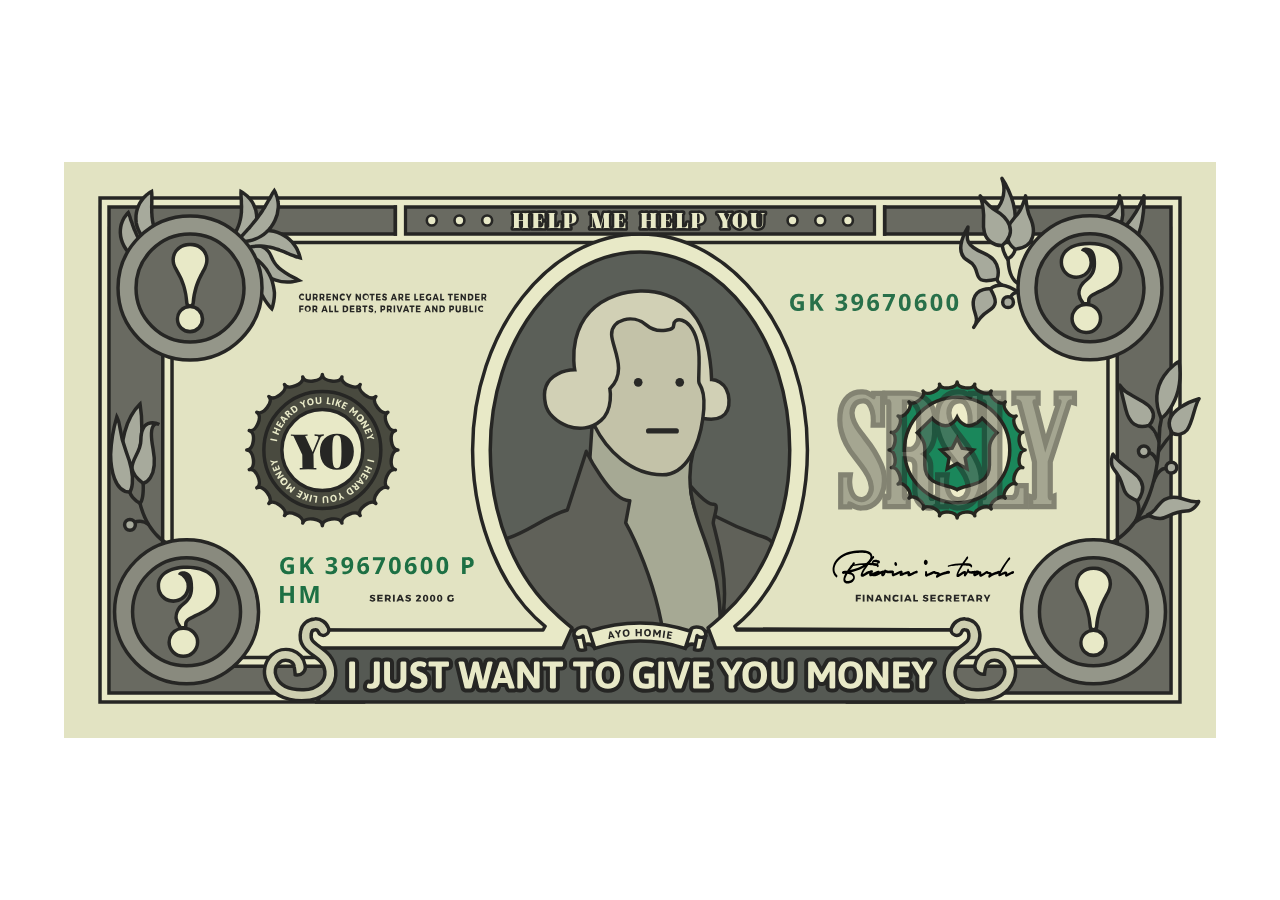
<file: money-master/index.html>
<!DOCTYPE html>
<html lang="en">
<head>
  <meta charset="UTF-8">
  <meta name="viewport" content="width=device-width, initial-scale=1.0">
  <meta http-equiv="X-UA-Compatible" content="ie=edge">

  <title>I just want to give you money</title>
  <meta name="description" content="Help me help you">

  <link as="style" rel="stylesheet" href="screen.css">
</head>
<body>

<img
  class="dollar"
  alt="Illustration of a dollar bill that reads, 'I just want to give you money'."
  src="dollar.svg" />


<!-- Global site tag (gtag.js) - Google Analytics -->
<script async src="https://www.googletagmanager.com/gtag/js?id=UA-112841094-1"></script>
<script>
    window.dataLayer = window.dataLayer || [];
    function gtag() { dataLayer.push(arguments); }
    gtag('js', new Date());

    gtag('config', 'UA-112841094-1');
</script>

</body>
</html>
</file>
<file: money-master/screen.css>
*,
*::before,
*::after {
  box-sizing: border-box;
  margin: 0;
  padding: 0;
  vertical-align: baseline;
}

html {
  font-size: 20px;
}

body {
  -ms-flex-align: center;
  align-items: center;
  background-color: #ffffff;
  display: -ms-flexbox;
  display: flex;
  font-size: 1em;
  -ms-flex-pack: center;
  justify-content: center;
  min-height: 100vh;
  overflow-x: hidden;
}

.dollar {
  height: auto;
  width: 90vw;
}
</file>
